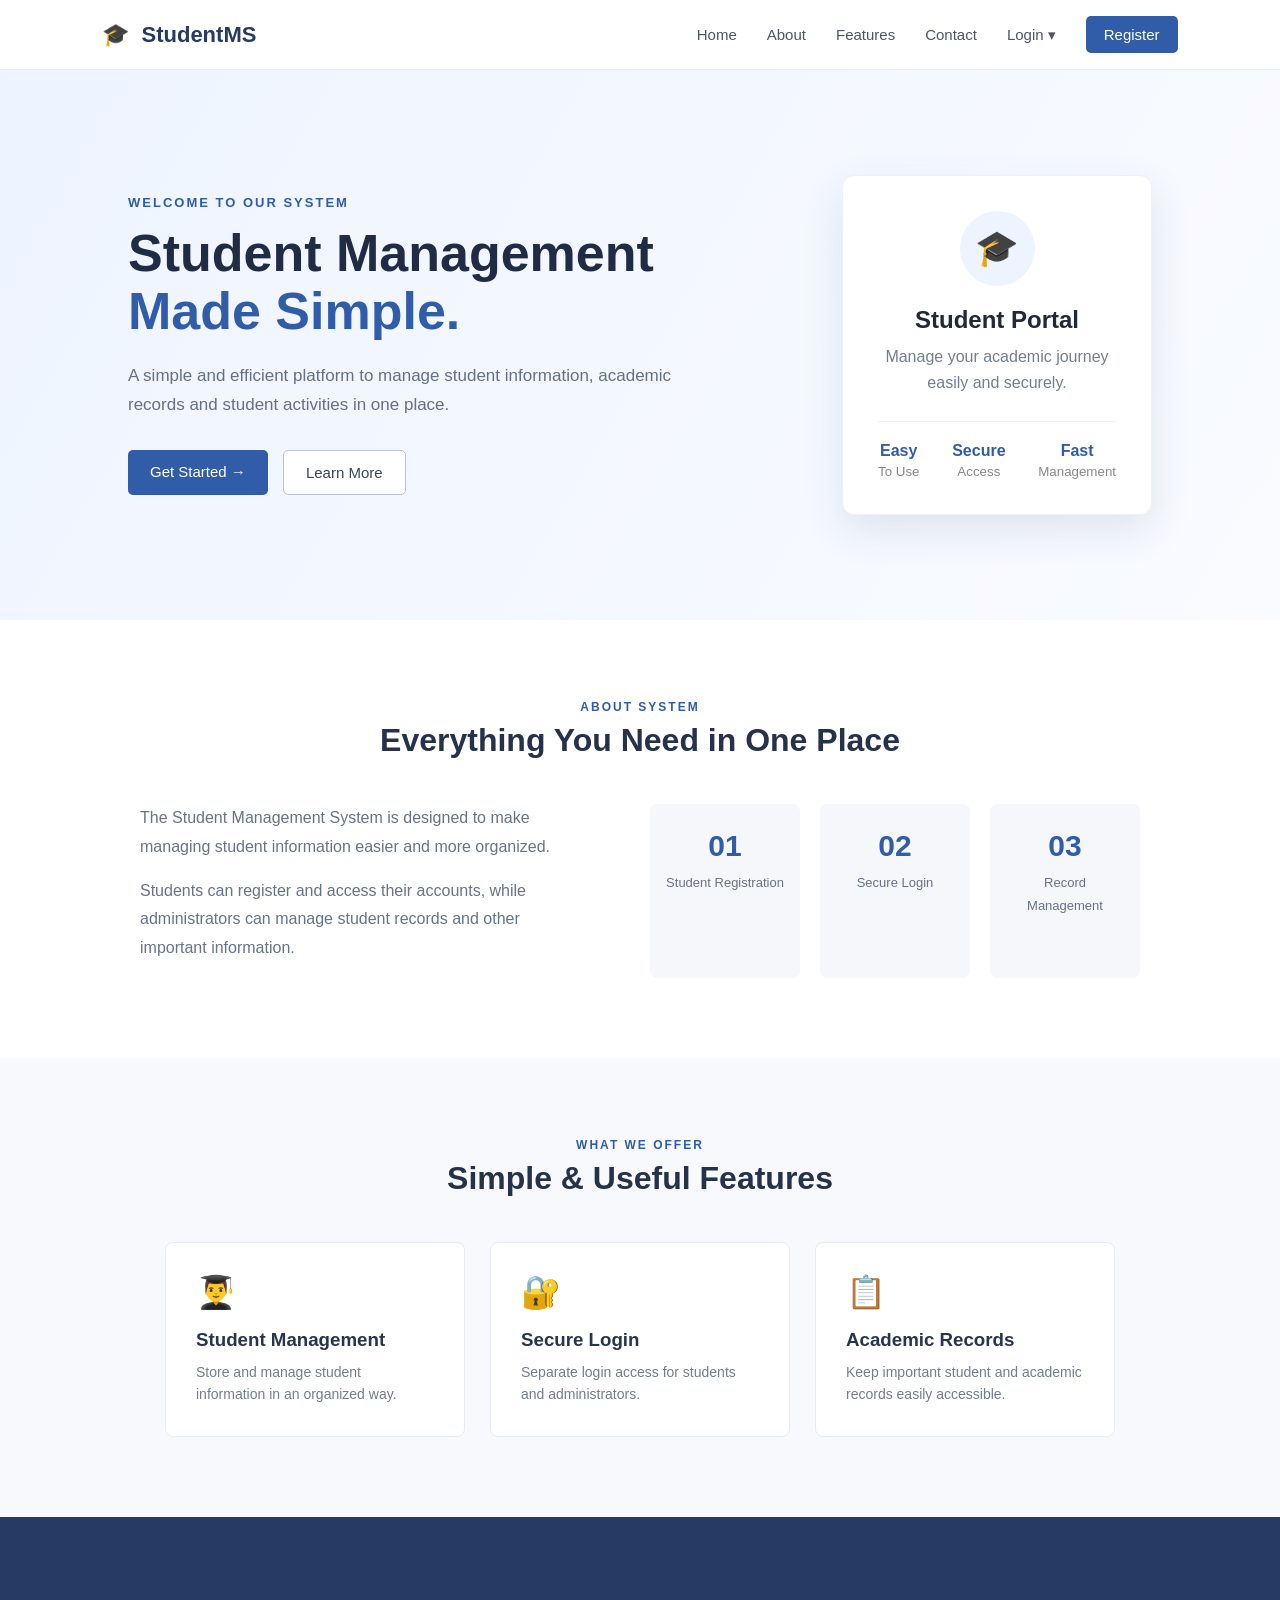
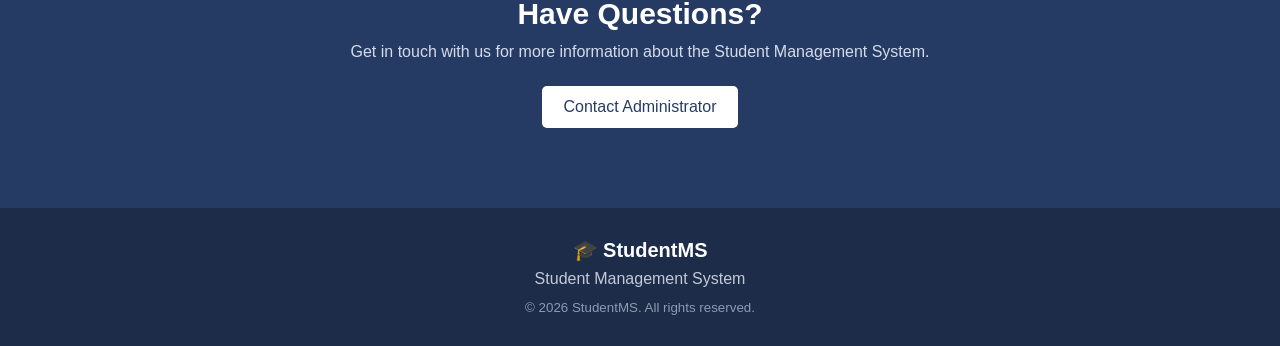
<file: StudentManagement/src/main/webapp/index.html>
<!DOCTYPE html>
<html lang="en">
<head>
    <meta charset="UTF-8">
    <meta name="viewport" content="width=device-width, initial-scale=1.0">

    <title>Student Management System</title>

    <link rel="stylesheet" href="style.css">
</head>

<body>

    <!-- Navigation Bar -->
    <nav class="navbar">

        <div class="logo">
            <span>🎓</span> StudentMS
        </div>

        <ul class="menu">

            <li>
                <a href="index.html">Home</a>
            </li>

            <li>
                <a href="#about">About</a>
            </li>

            <li>
                <a href="#features">Features</a>
            </li>

            <li>
                <a href="#contact">Contact</a>
            </li>

            <!-- Login Menu -->
            <li class="login-menu">
                <a href="#">Login ▾</a>

                <div class="dropdown">
                    <a href="studentLogin.html">Student Login</a>
                    <a href="adminLogin.html">Admin Login</a>
                </div>
            </li>

            <li>
                <a href="register.html" class="register-btn">
                    Register
                </a>
            </li>

        </ul>

    </nav>


    <!-- Hero Section -->

    <section class="hero">

        <div class="hero-content">

            <p class="small-title">WELCOME TO OUR SYSTEM</p>

            <h1>
                Student Management
                <span>Made Simple.</span>
            </h1>

            <p class="description">
                A simple and efficient platform to manage student
                information, academic records and student activities
                in one place.
            </p>

            <div class="hero-buttons">

                <a href="register.html" class="primary-btn">
                    Get Started →
                </a>

                <a href="#about" class="secondary-btn">
                    Learn More
                </a>

            </div>

        </div>


        <!-- Right Side Illustration -->

        <div class="hero-card">

            <div class="card-icon">
                🎓
            </div>

            <h2>Student Portal</h2>

            <p>
                Manage your academic journey
                easily and securely.
            </p>

            <div class="mini-info">
                <div>
                    <strong>Easy</strong>
                    <small>To Use</small>
                </div>

                <div>
                    <strong>Secure</strong>
                    <small>Access</small>
                </div>

                <div>
                    <strong>Fast</strong>
                    <small>Management</small>
                </div>
            </div>

        </div>

    </section>


    <!-- About Section -->

    <section class="about" id="about">

        <div class="section-title">
            <p>ABOUT SYSTEM</p>
            <h2>Everything You Need in One Place</h2>
        </div>

        <div class="about-content">

            <div>
                <p>
                    The Student Management System is designed to make
                    managing student information easier and more
                    organized.
                </p>

                <p>
                    Students can register and access their accounts,
                    while administrators can manage student records
                    and other important information.
                </p>
            </div>

            <div class="stats">

                <div class="stat">
                    <h3>01</h3>
                    <p>Student Registration</p>
                </div>

                <div class="stat">
                    <h3>02</h3>
                    <p>Secure Login</p>
                </div>

                <div class="stat">
                    <h3>03</h3>
                    <p>Record Management</p>
                </div>

            </div>

        </div>

    </section>


    <!-- Features -->

    <section class="features" id="features">

        <div class="section-title">
            <p>WHAT WE OFFER</p>
            <h2>Simple & Useful Features</h2>
        </div>


        <div class="feature-container">

            <div class="feature">
                <div class="feature-icon">👨‍🎓</div>
                <h3>Student Management</h3>
                <p>
                    Store and manage student information
                    in an organized way.
                </p>
            </div>


            <div class="feature">
                <div class="feature-icon">🔐</div>
                <h3>Secure Login</h3>
                <p>
                    Separate login access for students
                    and administrators.
                </p>
            </div>


            <div class="feature">
                <div class="feature-icon">📋</div>
                <h3>Academic Records</h3>
                <p>
                    Keep important student and academic
                    records easily accessible.
                </p>
            </div>

        </div>

    </section>


    <!-- Contact -->

    <section class="contact" id="contact">

        <h2>Have Questions?</h2>

        <p>
            Get in touch with us for more information
            about the Student Management System.
        </p>

        <a href="mailto:admin@example.com">
            Contact Administrator
        </a>

    </section>


    <!-- Footer -->

    <footer>

        <div class="footer-logo">
            🎓 StudentMS
        </div>

        <p>
            Student Management System
        </p>

        <small>
            © 2026 StudentMS. All rights reserved.
        </small>

    </footer>

</body>
</html>
</file>
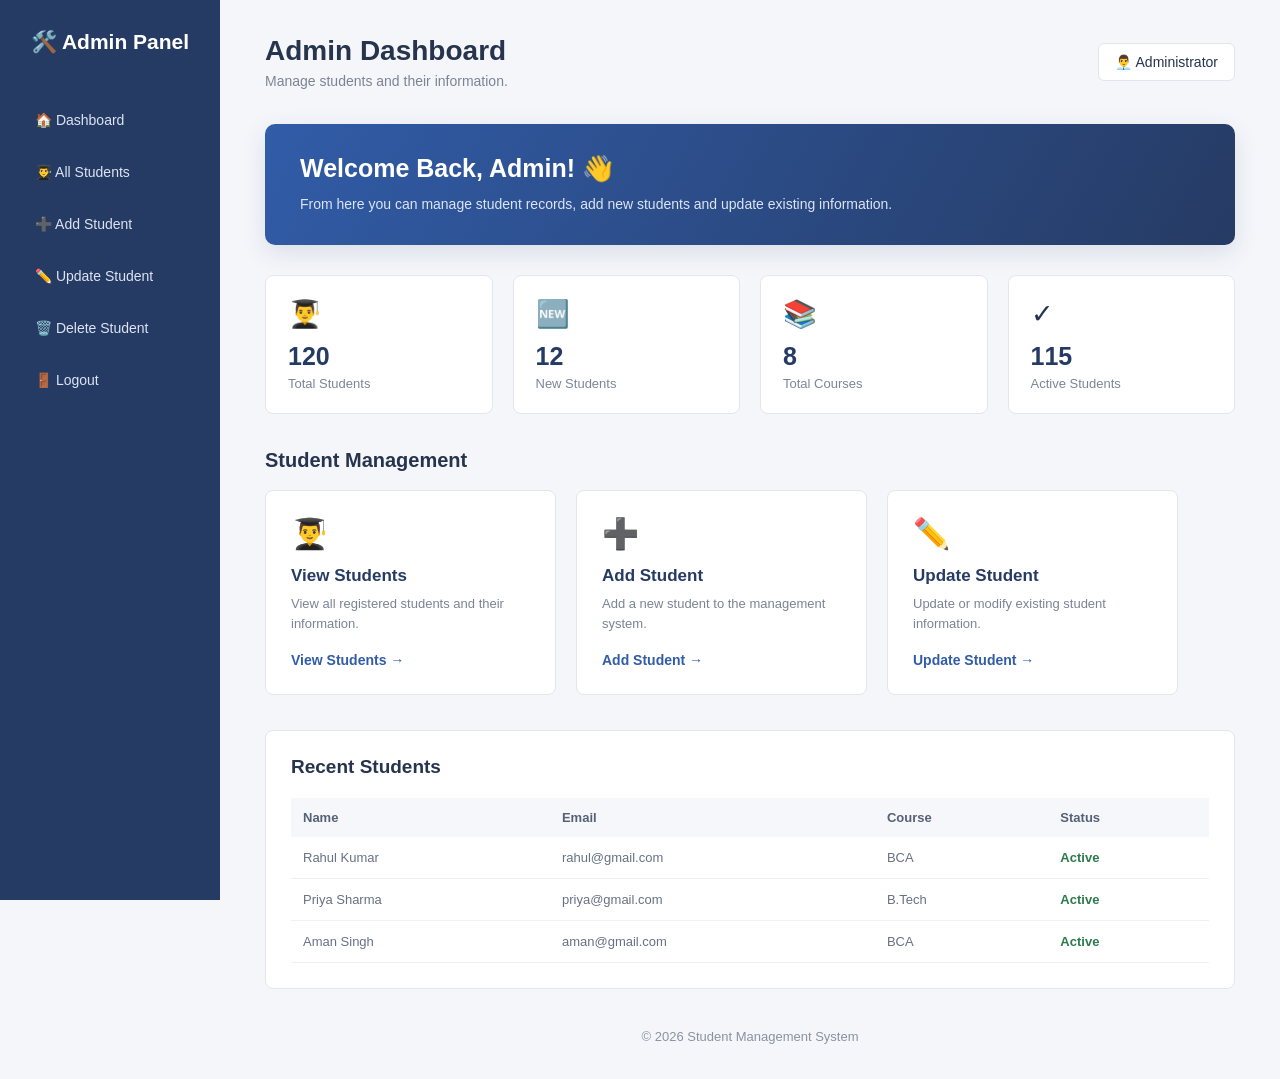
<file: StudentManagement/src/main/webapp/adminDashboard.html>
<!DOCTYPE html>

<html>

<head>

    <meta charset="UTF-8">

    <title>Admin Dashboard</title>

    <style>

        * {
            margin: 0;
            padding: 0;
            box-sizing: border-box;
        }

        body {
            font-family: Arial, Helvetica, sans-serif;
            background-color: #f4f6fa;
            color: #26344d;
        }


        /* =========================
           SIDEBAR
        ========================= */

        .sidebar {
            position: fixed;

            left: 0;
            top: 0;

            width: 220px;
            height: 100vh;

            background-color: #263b64;

            padding: 30px 20px;

            color: white;
        }

        .logo {
            text-align: center;

            font-size: 21px;
            font-weight: bold;

            margin-bottom: 45px;
        }

        .logo span {
            font-size: 26px;
        }


        .sidebar ul {
            list-style: none;
        }

        .sidebar li {
            margin-bottom: 10px;
        }

        .sidebar a {
            display: block;

            padding: 13px 15px;

            color: #dce4f3;

            text-decoration: none;

            border-radius: 6px;

            font-size: 14px;

            transition: 0.2s;
        }

        .sidebar a:hover {
            background-color: #315486;

            color: white;
        }


        /* =========================
           MAIN
        ========================= */

        .main {
            margin-left: 220px;

            padding: 35px 45px;
        }


        /* =========================
           TOP BAR
        ========================= */

        .topbar {
            display: flex;

            justify-content: space-between;

            align-items: center;

            margin-bottom: 35px;
        }

        .topbar h1 {
            font-size: 28px;

            color: #26344d;
        }

        .topbar p {
            margin-top: 6px;

            color: #7b8494;

            font-size: 14px;
        }

        .admin-profile {
            background-color: white;

            padding: 10px 16px;

            border-radius: 6px;

            border: 1px solid #e1e5ec;

            font-size: 14px;
        }


        /* =========================
           WELCOME
        ========================= */

        .welcome {
            background: linear-gradient(
                120deg,
                #315ca8,
                #263b64
            );

            color: white;

            padding: 30px 35px;

            border-radius: 10px;

            margin-bottom: 30px;

            box-shadow: 0 8px 25px rgba(40, 60, 90, 0.12);
        }

        .welcome h2 {
            font-size: 25px;

            margin-bottom: 10px;
        }

        .welcome p {
            color: #dce5f5;

            font-size: 14px;

            line-height: 1.6;
        }


        /* =========================
           STAT BOXES
        ========================= */

        .stats {
            display: flex;

            gap: 20px;

            margin-bottom: 35px;

            flex-wrap: wrap;
        }

        .stat-box {
            flex: 1;

            min-width: 180px;

            background-color: white;

            padding: 22px;

            border-radius: 8px;

            border: 1px solid #e2e6ed;
        }

        .stat-box .icon {
            font-size: 27px;

            margin-bottom: 12px;
        }

        .stat-box h3 {
            font-size: 25px;

            color: #263b64;

            margin-bottom: 5px;
        }

        .stat-box p {
            color: #7c8696;

            font-size: 13px;
        }


        /* =========================
           MANAGEMENT
        ========================= */

        .section-title {
            font-size: 20px;

            margin-bottom: 18px;
        }

        .cards {
            display: flex;

            gap: 20px;

            flex-wrap: wrap;
        }

        .card {
            width: 30%;

            min-width: 190px;

            background-color: white;

            padding: 25px;

            border-radius: 8px;

            border: 1px solid #e2e6ed;

            transition: 0.2s;
        }

        .card:hover {
            transform: translateY(-4px);

            box-shadow: 0 8px 20px rgba(40, 60, 90, 0.10);
        }

        .card-icon {
            font-size: 30px;

            margin-bottom: 15px;
        }

        .card h3 {
            color: #263b64;

            font-size: 17px;

            margin-bottom: 8px;
        }

        .card p {
            color: #7a8494;

            font-size: 13px;

            line-height: 1.5;

            margin-bottom: 18px;
        }

        .card a {
            text-decoration: none;

            color: #315ca8;

            font-size: 14px;

            font-weight: bold;
        }

        .card a:hover {
            color: #244985;
        }


        /* =========================
           RECENT STUDENTS
        ========================= */

        .recent {
            background-color: white;

            margin-top: 35px;

            padding: 25px;

            border-radius: 8px;

            border: 1px solid #e2e6ed;
        }

        .recent h2 {
            font-size: 19px;

            margin-bottom: 20px;
        }

        table {
            width: 100%;

            border-collapse: collapse;
        }

        th {
            text-align: left;

            background-color: #f5f7fb;

            color: #566176;

            font-size: 13px;

            padding: 12px;
        }

        td {
            padding: 13px 12px;

            border-bottom: 1px solid #edf0f4;

            font-size: 13px;

            color: #667184;
        }

        .active {
            color: #2d7a4d;

            font-weight: bold;
        }


        /* =========================
           FOOTER
        ========================= */

        footer {
            margin-top: 40px;

            text-align: center;

            color: #8992a1;

            font-size: 13px;
        }


        /* =========================
           MOBILE
        ========================= */

        @media (max-width: 750px) {

            .sidebar {
                position: static;

                width: 100%;

                height: auto;
            }

            .sidebar ul {
                display: flex;

                justify-content: center;

                gap: 5px;

                flex-wrap: wrap;
            }

            .sidebar li {
                margin: 0;
            }

            .main {
                margin-left: 0;

                padding: 25px 20px;
            }

            .topbar {
                flex-direction: column;

                align-items: flex-start;

                gap: 15px;
            }

            .cards {
                flex-direction: column;
            }

            .card {
                width: 100%;
            }

        }

    </style>

</head>


<body>


    <!-- Sidebar -->

    <div class="sidebar">

        <div class="logo">
            🛠️ Admin Panel
        </div>

        <ul>

            <li>
                <a href="">🏠 Dashboard</a>
            </li>

            <li>
                <a href="">👨‍🎓 All Students</a>
            </li>

            <li>
                <a href="">➕ Add Student</a>
            </li>

            <li>
                <a href="">✏️ Update Student</a>
            </li>

            <li>
                <a href="">🗑️ Delete Student</a>
            </li>

            <li>
                <a href="">🚪 Logout</a>
            </li>

        </ul>

    </div>


    <!-- Main Content -->

    <div class="main">


        <!-- Top Bar -->

        <div class="topbar">

            <div>

                <h1>Admin Dashboard</h1>

                <p>
                    Manage students and their information.
                </p>

            </div>

            <div class="admin-profile">
                👨‍💼 Administrator
            </div>

        </div>


        <!-- Welcome -->

        <div class="welcome">

            <h2>Welcome Back, Admin! 👋</h2>

            <p>
                From here you can manage student records,
                add new students and update existing information.
            </p>

        </div>


        <!-- Statistics -->

        <div class="stats">

            <div class="stat-box">

                <div class="icon">👨‍🎓</div>

                <h3>120</h3>

                <p>Total Students</p>

            </div>


            <div class="stat-box">

                <div class="icon">🆕</div>

                <h3>12</h3>

                <p>New Students</p>

            </div>


            <div class="stat-box">

                <div class="icon">📚</div>

                <h3>8</h3>

                <p>Total Courses</p>

            </div>


            <div class="stat-box">

                <div class="icon">✓</div>

                <h3>115</h3>

                <p>Active Students</p>

            </div>

        </div>


        <!-- Management -->

        <h2 class="section-title">
            Student Management
        </h2>


        <div class="cards">


            <div class="card">

                <div class="card-icon">
                    👨‍🎓
                </div>

                <h3>View Students</h3>

                <p>
                    View all registered students
                    and their information.
                </p>

                <a href="">
                    View Students →
                </a>

            </div>


            <div class="card">

                <div class="card-icon">
                    ➕
                </div>

                <h3>Add Student</h3>

                <p>
                    Add a new student to the
                    management system.
                </p>

                <a href="">
                    Add Student →
                </a>

            </div>


            <div class="card">

                <div class="card-icon">
                    ✏️
                </div>

                <h3>Update Student</h3>

                <p>
                    Update or modify existing
                    student information.
                </p>

                <a href="">
                    Update Student →
                </a>

            </div>


        </div>


        <!-- Recent Students -->

        <div class="recent">

            <h2>Recent Students</h2>

            <table>

                <tr>
                    <th>Name</th>
                    <th>Email</th>
                    <th>Course</th>
                    <th>Status</th>
                </tr>

                <tr>
                    <td>Rahul Kumar</td>
                    <td>rahul@gmail.com</td>
                    <td>BCA</td>
                    <td class="active">Active</td>
                </tr>

                <tr>
                    <td>Priya Sharma</td>
                    <td>priya@gmail.com</td>
                    <td>B.Tech</td>
                    <td class="active">Active</td>
                </tr>

                <tr>
                    <td>Aman Singh</td>
                    <td>aman@gmail.com</td>
                    <td>BCA</td>
                    <td class="active">Active</td>
                </tr>

            </table>

        </div>


        <footer>
            © 2026 Student Management System
        </footer>


    </div>


</body>

</html>
</file>
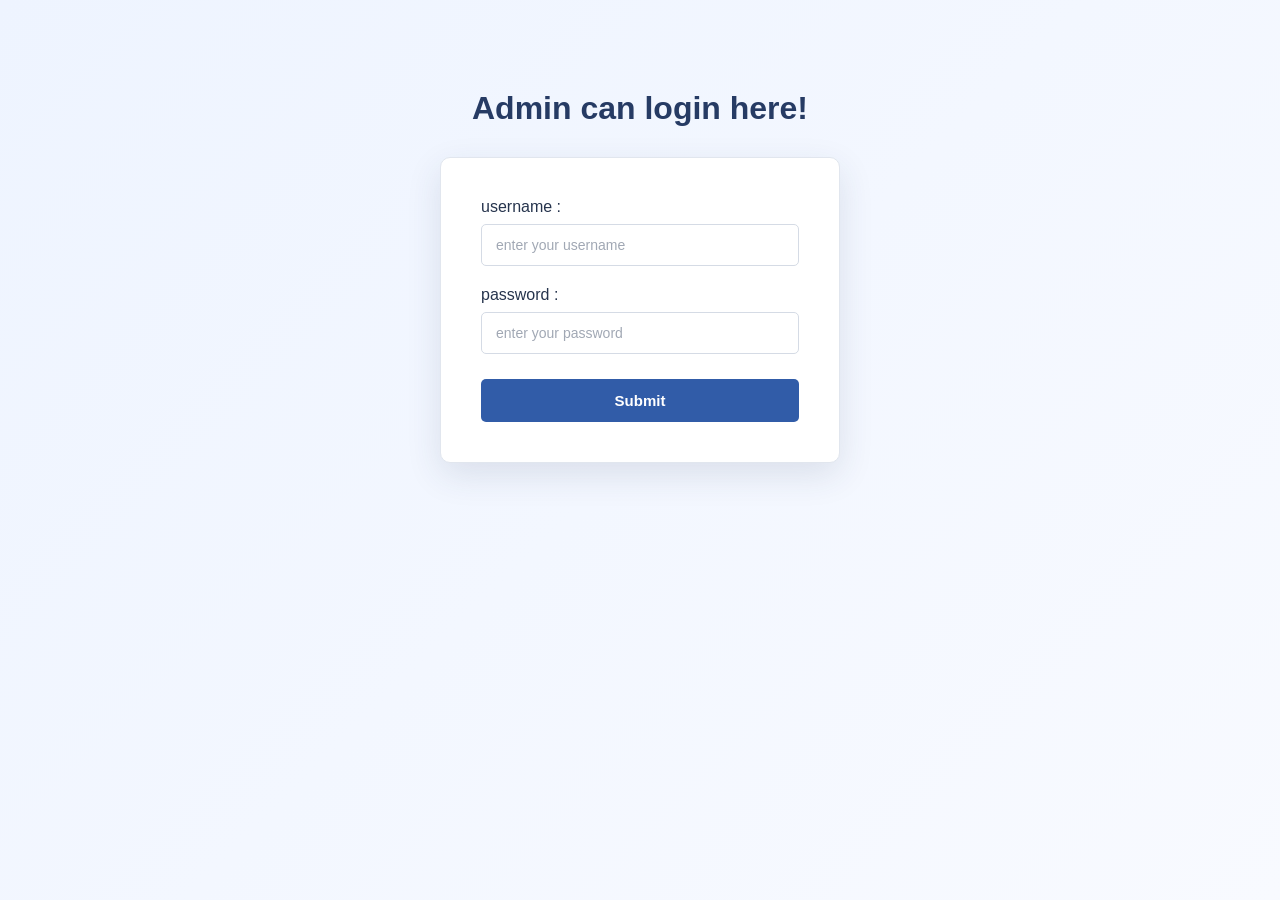
<file: StudentManagement/src/main/webapp/adminLogin.html>
<!DOCTYPE html>
<html>
<head>
<meta charset="UTF-8">
<title>Insert title here</title>
<link rel="stylesheet" href="studentLogin.css">
</head>
<body>
	<h1> Admin can login here!</h1>
		
	<form action="adminLogin" method="post">
		username : <input type="text" placeholder="enter your username" name="username"> <br>
			
		password  : <input type="text" placeholder="enter your password" name="pass"> <br>
			
		<input type="submit">
		
	</form>
</body>
</html>
</file>
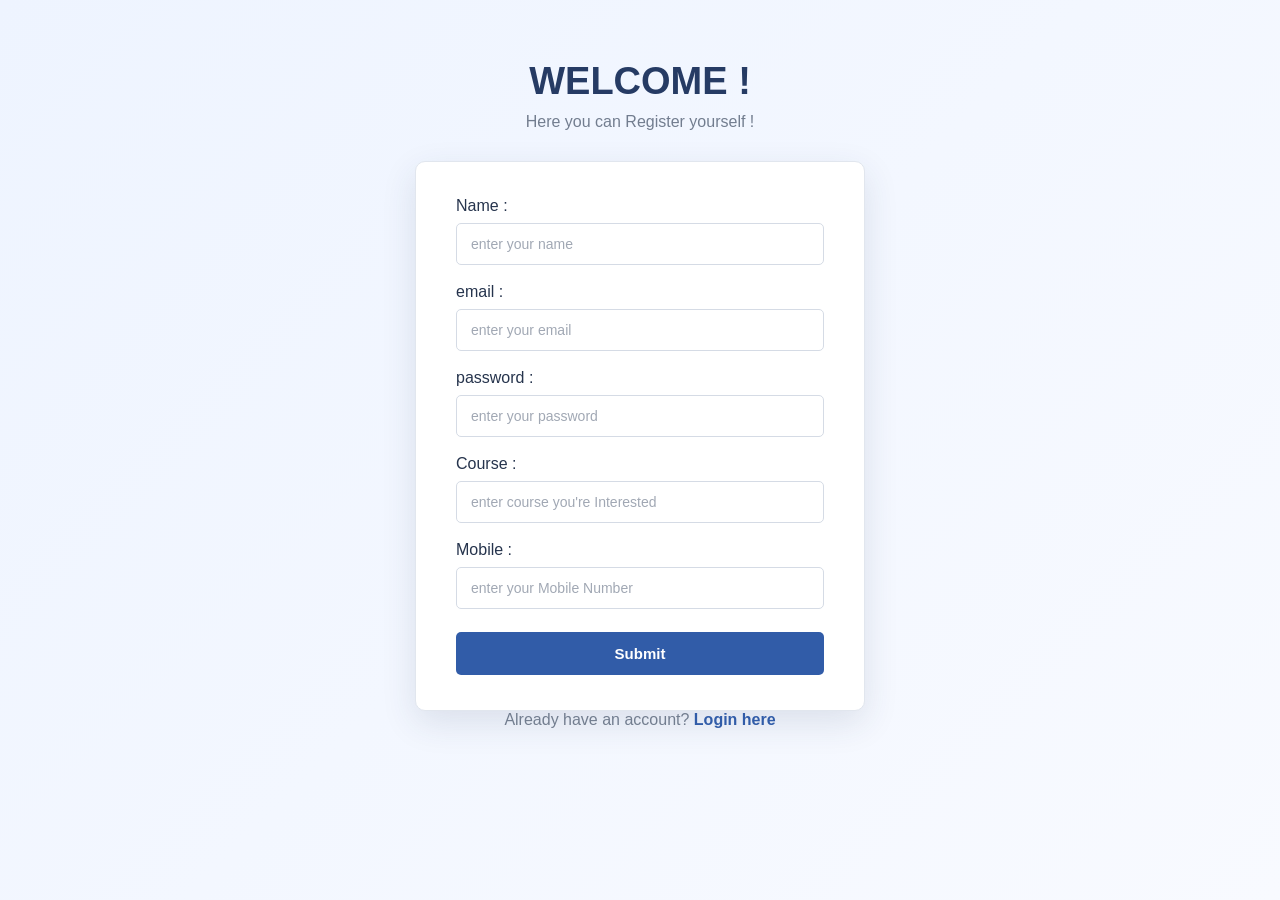
<file: StudentManagement/src/main/webapp/register.html>
<!DOCTYPE html>
<html>
<head>
   <meta charset="UTF-8">
	<title>register</title>
	<link rel="stylesheet" href="register.css">
</head>
<body>
	<h1>WELCOME !</h1>
	<p> Here you can Register yourself ! </p>
	
	<form action="register" method="post">
		Name  : <input type="text" placeholder="enter your name" name="name"> <br>	
		email : <input type="email" placeholder="enter your email" name="email"> <br>	
		password  : <input type="text" placeholder="enter your password" name="pass"> <br>
		Course : <input type="text" placeholder="enter course you're Interested" name="course"> <br>
		Mobile : <input type="number" placeholder="enter your Mobile Number" name="mobileNumber"> <br>
			
		<input type="submit">
	
	</form>
		
	<p class="login-text">
		Already have an account?
        <a href="studentLogin.html">Login here</a>
	</p>
</body>
</html>
</file>
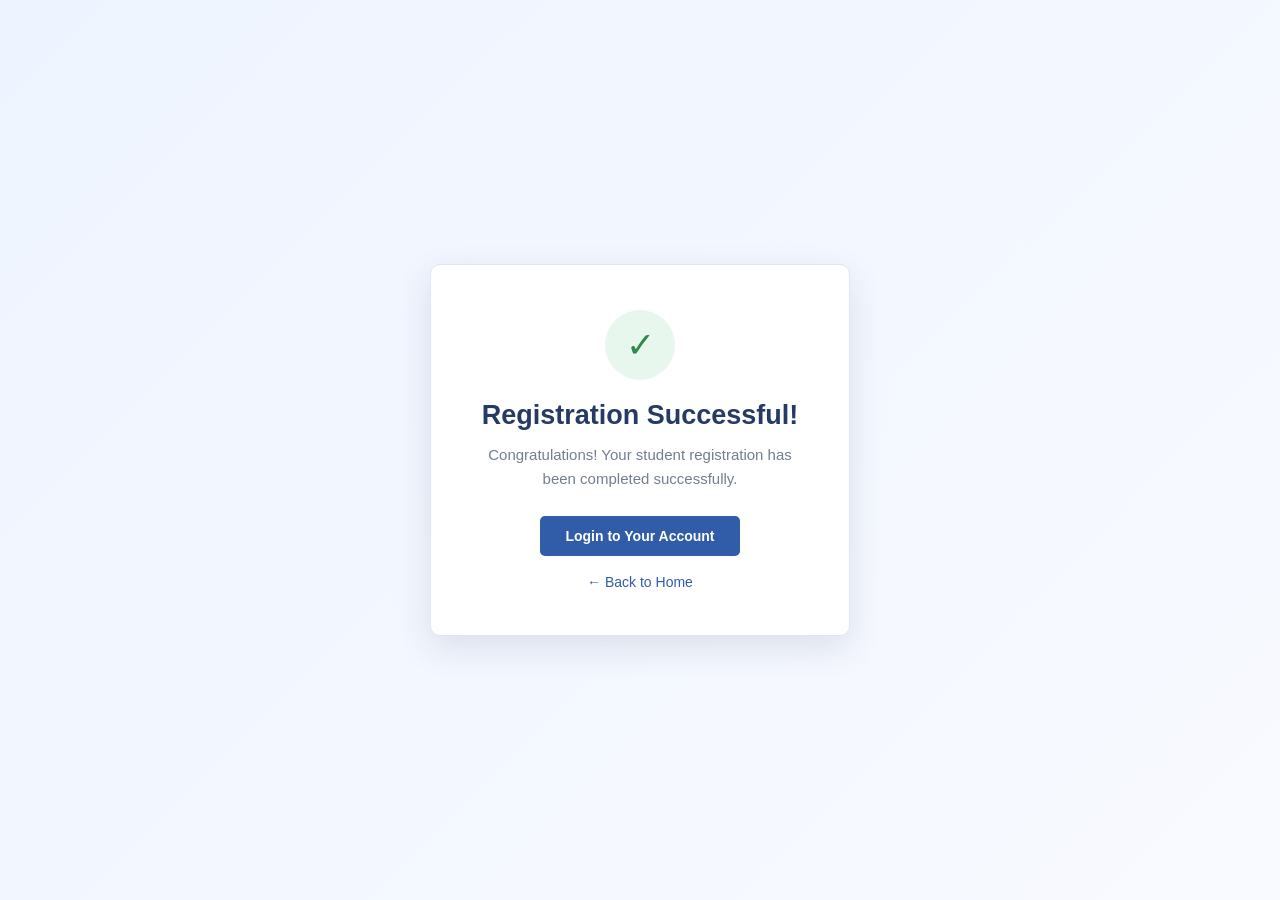
<file: StudentManagement/src/main/webapp/registrationDone.html>
<!DOCTYPE html>
<html>

<head>

    <meta charset="UTF-8">

    <title>Registration Successful</title>

    <style>

        * {
            margin: 0;
            padding: 0;
            box-sizing: border-box;
        }

        body {
            font-family: Arial, Helvetica, sans-serif;

            background: linear-gradient(
                135deg,
                #eef4ff,
                #f8faff
            );

            min-height: 100vh;

            display: flex;
            justify-content: center;
            align-items: center;

            color: #26344d;
        }


        /* Success Card */

        .success-card {
            width: 420px;

            background: white;

            padding: 45px 40px;

            text-align: center;

            border-radius: 10px;

            border: 1px solid #e1e6ee;

            box-shadow: 0 12px 35px rgba(40, 60, 90, 0.12);
        }


        /* Success Icon */

        .success-icon {
            width: 70px;
            height: 70px;

            margin: 0 auto 20px;

            display: flex;
            align-items: center;
            justify-content: center;

            background: #e8f7ed;

            color: #2d8a4b;

            border-radius: 50%;

            font-size: 35px;
        }


        /* Heading */

        h1 {
            color: #263b64;

            font-size: 27px;

            margin-bottom: 12px;
        }


        /* Message */

        p {
            color: #737e90;

            font-size: 15px;

            line-height: 1.6;

            margin-bottom: 25px;
        }


        /* Login Button */

        .login-btn {
            display: inline-block;

            text-decoration: none;

            background: #315ca8;

            color: white;

            padding: 12px 25px;

            border-radius: 5px;

            font-size: 14px;

            font-weight: bold;

            transition: 0.2s;
        }


        .login-btn:hover {
            background: #244985;
        }


        /* Home Link */

        .home-link {
            display: block;

            margin-top: 18px;

            text-decoration: none;

            color: #315ca8;

            font-size: 14px;
        }


        .home-link:hover {
            text-decoration: underline;
        }


        /* Mobile */

        @media (max-width: 500px) {

            .success-card {
                width: 90%;

                padding: 35px 25px;
            }

        }

    </style>

</head>


<body>


    <div class="success-card">

        <div class="success-icon">
            ✓
        </div>


        <h1>Registration Successful!</h1>


        <p>
            Congratulations! Your student registration
            has been completed successfully.
        </p>


        <a href="studentLogin.html" class="login-btn">
            Login to Your Account
        </a>


        <a href="index.html" class="home-link">
            ← Back to Home
        </a>

    </div>


</body>

</html>
</file>
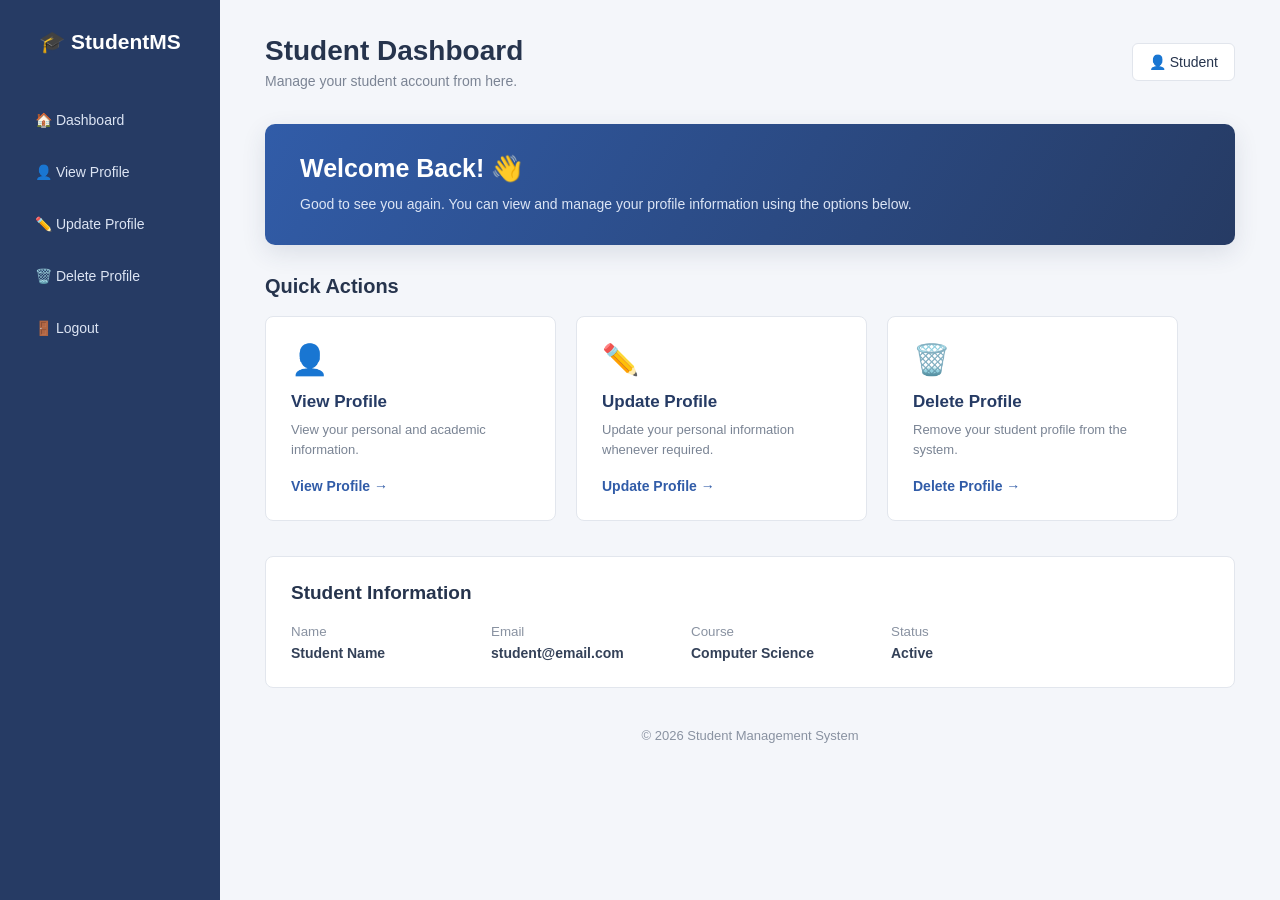
<file: StudentManagement/src/main/webapp/StudentDashboard.html>
<!DOCTYPE html>

<html>

<head>

    <meta charset="UTF-8">

    <title>Student Dashboard</title>

    <style>

        * {
            margin: 0;
            padding: 0;
            box-sizing: border-box;
        }

        body {
            font-family: Arial, Helvetica, sans-serif;
            background-color: #f4f6fa;
            color: #26344d;
        }


        /* =========================
           SIDEBAR
        ========================= */

        .sidebar {
            position: fixed;

            left: 0;
            top: 0;

            width: 220px;
            height: 100vh;

            background-color: #263b64;

            padding: 30px 20px;

            color: white;
        }

        .logo {
            text-align: center;

            font-size: 21px;
            font-weight: bold;

            margin-bottom: 45px;
        }

        .logo span {
            font-size: 26px;
        }


        .sidebar ul {
            list-style: none;
        }

        .sidebar li {
            margin-bottom: 10px;
        }

        .sidebar a {
            display: block;

            padding: 13px 15px;

            color: #dce4f3;

            text-decoration: none;

            border-radius: 6px;

            font-size: 14px;

            transition: 0.2s;
        }

        .sidebar a:hover {
            background-color: #315486;

            color: white;
        }


        /* =========================
           MAIN CONTENT
        ========================= */

        .main {
            margin-left: 220px;

            padding: 35px 45px;
        }


        /* =========================
           TOP BAR
        ========================= */

        .topbar {
            display: flex;

            justify-content: space-between;

            align-items: center;

            margin-bottom: 35px;
        }

        .topbar h1 {
            font-size: 28px;

            color: #26344d;
        }

        .topbar p {
            margin-top: 6px;

            color: #7b8494;

            font-size: 14px;
        }

        .profile {
            background-color: white;

            padding: 10px 16px;

            border-radius: 6px;

            border: 1px solid #e1e5ec;

            font-size: 14px;
        }


        /* =========================
           WELCOME CARD
        ========================= */

        .welcome {
            background: linear-gradient(
                120deg,
                #315ca8,
                #263b64
            );

            color: white;

            padding: 30px 35px;

            border-radius: 10px;

            margin-bottom: 30px;

            box-shadow: 0 8px 25px rgba(40, 60, 90, 0.12);
        }

        .welcome h2 {
            font-size: 25px;

            margin-bottom: 10px;
        }

        .welcome p {
            color: #dce5f5;

            font-size: 14px;

            line-height: 1.6;
        }


        /* =========================
           QUICK ACTIONS
        ========================= */

        .section-title {
            margin-bottom: 18px;

            font-size: 20px;

            color: #26344d;
        }

        .cards {
            display: flex;

            gap: 20px;

            flex-wrap: wrap;
        }

        .card {
            background-color: white;

            width: 30%;

            min-width: 190px;

            padding: 25px;

            border-radius: 8px;

            border: 1px solid #e2e6ed;

            transition: 0.2s;
        }

        .card:hover {
            transform: translateY(-4px);

            box-shadow: 0 8px 20px rgba(40, 60, 90, 0.10);
        }

        .card-icon {
            font-size: 30px;

            margin-bottom: 15px;
        }

        .card h3 {
            font-size: 17px;

            margin-bottom: 8px;

            color: #263b64;
        }

        .card p {
            font-size: 13px;

            color: #7a8494;

            line-height: 1.5;

            margin-bottom: 18px;
        }

        .card a {
            text-decoration: none;

            color: #315ca8;

            font-size: 14px;

            font-weight: bold;
        }

        .card a:hover {
            color: #244985;
        }


        /* =========================
           STUDENT INFORMATION
        ========================= */

        .info-section {
            margin-top: 35px;

            background-color: white;

            padding: 25px;

            border-radius: 8px;

            border: 1px solid #e2e6ed;
        }

        .info-section h2 {
            font-size: 19px;

            margin-bottom: 20px;

            color: #26344d;
        }

        .info {
            display: flex;

            gap: 50px;

            flex-wrap: wrap;
        }

        .info div {
            min-width: 150px;
        }

        .info small {
            display: block;

            color: #8992a1;

            margin-bottom: 5px;
        }

        .info strong {
            color: #344158;

            font-size: 14px;
        }


        /* =========================
           FOOTER
        ========================= */

        footer {
            margin-top: 40px;

            text-align: center;

            color: #8992a1;

            font-size: 13px;
        }


        /* =========================
           MOBILE
        ========================= */

        @media (max-width: 750px) {

            .sidebar {
                position: static;

                width: 100%;

                height: auto;
            }

            .sidebar ul {
                display: flex;

                justify-content: center;

                gap: 5px;

                flex-wrap: wrap;
            }

            .sidebar li {
                margin: 0;
            }

            .main {
                margin-left: 0;

                padding: 25px 20px;
            }

            .cards {
                flex-direction: column;
            }

            .card {
                width: 100%;
            }

            .topbar {
                align-items: flex-start;

                gap: 15px;

                flex-direction: column;
            }

        }

    </style>

</head>


<body>


    <!-- Sidebar -->

    <div class="sidebar">

        <div class="logo">
            🎓 StudentMS
        </div>

        <ul>

            <li>
                <a href="">🏠 Dashboard</a>
            </li>

            <li>
                <a href="">👤 View Profile</a>
            </li>

            <li>
                <a href="">✏️ Update Profile</a>
            </li>

            <li>
                <a href="">🗑️ Delete Profile</a>
            </li>

            <li>
                <a href="">🚪 Logout</a>
            </li>

        </ul>

    </div>


    <!-- Main Content -->

    <div class="main">


        <!-- Top Bar -->

        <div class="topbar">

            <div>
                <h1>Student Dashboard</h1>

                <p>
                    Manage your student account from here.
                </p>
            </div>

            <div class="profile">
                👤 Student
            </div>

        </div>


        <!-- Welcome -->

        <div class="welcome">

            <h2>Welcome Back! 👋</h2>

            <p>
                Good to see you again. You can view and manage
                your profile information using the options below.
            </p>

        </div>


        <!-- Quick Actions -->

        <h2 class="section-title">
            Quick Actions
        </h2>

        <div class="cards">


            <div class="card">

                <div class="card-icon">
                    👤
                </div>

                <h3>View Profile</h3>

                <p>
                    View your personal and academic
                    information.
                </p>

                <a href="">
                    View Profile →
                </a>

            </div>


            <div class="card">

                <div class="card-icon">
                    ✏️
                </div>

                <h3>Update Profile</h3>

                <p>
                    Update your personal information
                    whenever required.
                </p>

                <a href="">
                    Update Profile →
                </a>

            </div>


            <div class="card">

                <div class="card-icon">
                    🗑️
                </div>

                <h3>Delete Profile</h3>

                <p>
                    Remove your student profile from
                    the system.
                </p>

                <a href="">
                    Delete Profile →
                </a>

            </div>


        </div>


        <!-- Student Information -->

        <div class="info-section">

            <h2>Student Information</h2>

            <div class="info">

                <div>
                    <small>Name</small>
                    <strong>Student Name</strong>
                </div>

                <div>
                    <small>Email</small>
                    <strong>student@email.com</strong>
                </div>

                <div>
                    <small>Course</small>
                    <strong>Computer Science</strong>
                </div>

                <div>
                    <small>Status</small>
                    <strong>Active</strong>
                </div>

            </div>

        </div>


        <footer>
            © 2026 Student Management System
        </footer>


    </div>


</body>

</html>
</file>
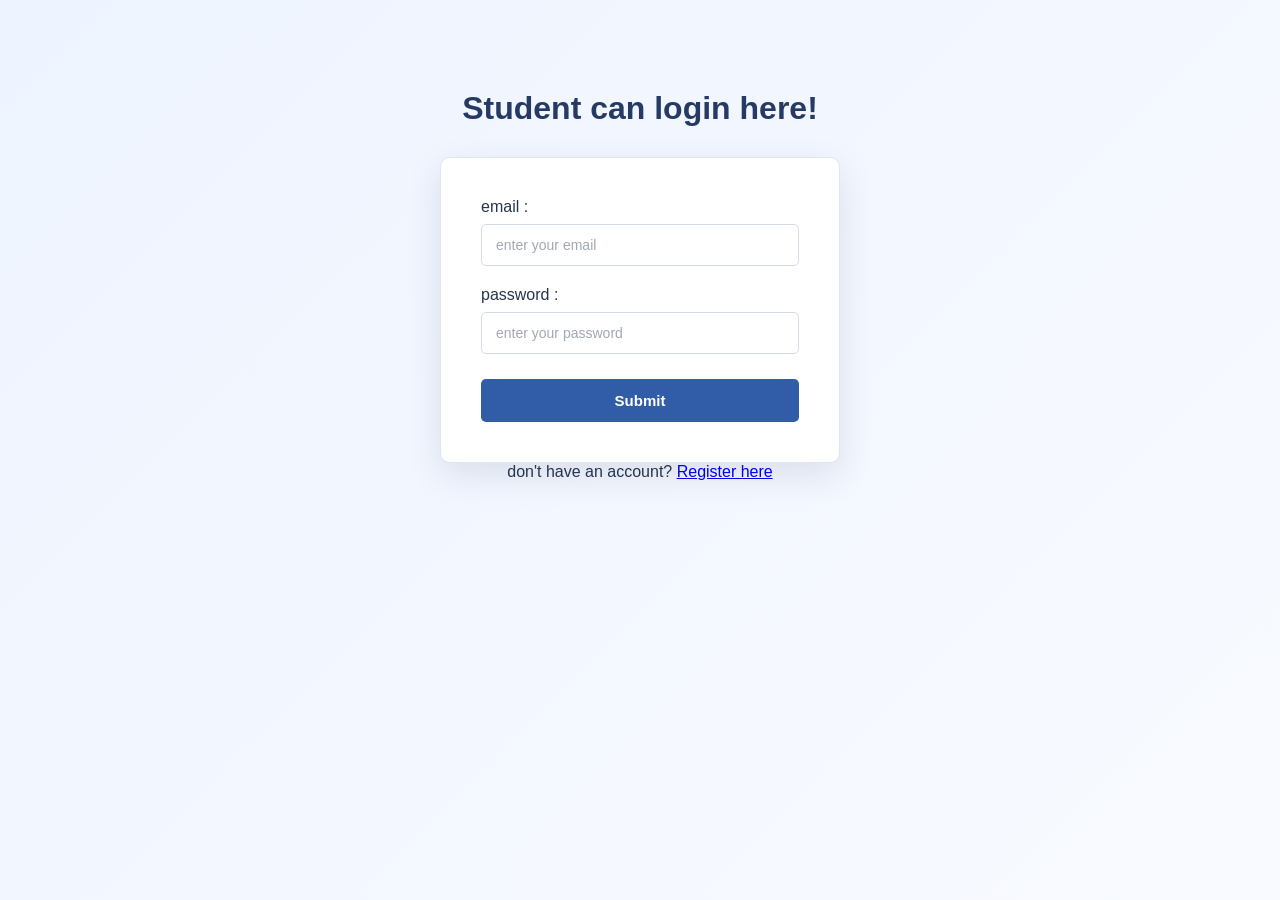
<file: StudentManagement/src/main/webapp/studentLogin.html>
<!DOCTYPE html>
<html>
<head>
<meta charset="UTF-8">
<title>login</title>
<link rel="stylesheet" href="studentLogin.css">
</head>
<body>
	
		<h1> Student can login here!</h1>
		
		<form action="login" method="post">
			email : <input type="email" placeholder="enter your email" name="email"> <br>
			
			password  : <input type="text" placeholder="enter your password" name="pass"> <br>
			
			<input type="submit">
		
		</form>
	
		<p class="login-text">
			don't have an account?
        		<a href="register.html">Register here</a>
		</p>
</body>
</html>
</file>
<file: StudentManagement/src/main/webapp/style.css>
@charset "UTF-8";
* {
    margin: 0;
    padding: 0;
    box-sizing: border-box;
}

html {
    scroll-behavior: smooth;
}

body {
    font-family: Arial, Helvetica, sans-serif;
    background: #f7f9fc;
    color: #202938;
}


/* =========================
   NAVBAR
========================= */

.navbar {
    height: 70px;
    background: white;

    display: flex;
    align-items: center;
    justify-content: space-between;

    padding: 0 8%;

    border-bottom: 1px solid #e8ebf0;
}

.logo {
    font-size: 22px;
    font-weight: bold;
    color: #263b64;
}

.logo span {
    margin-right: 6px;
}

.menu {
    list-style: none;

    display: flex;
    align-items: center;
    gap: 30px;
}

.menu li {
    position: relative;
}

.menu a {
    text-decoration: none;
    color: #4c5565;
    font-size: 15px;
}

.menu a:hover {
    color: #315ca8;
}


/* Register Button */

.register-btn {
    background: #315ca8;
    color: white !important;

    padding: 10px 18px;
    border-radius: 5px;
}

.register-btn:hover {
    background: #244985;
}


/* =========================
   LOGIN DROPDOWN
========================= */

.dropdown {
    display: none;

    position: absolute;
    top: 28px;
    right: 0;

    width: 170px;

    background: white;

    box-shadow: 0 8px 25px rgba(0,0,0,0.12);

    border-radius: 6px;

    padding: 8px 0;

    z-index: 10;
}

.dropdown a {
    display: block;
    padding: 11px 15px;
}

.dropdown a:hover {
    background: #f2f5fa;
}

.login-menu:hover .dropdown {
    display: block;
}


/* =========================
   HERO
========================= */

.hero {
    min-height: 550px;

    padding: 80px 10%;

    display: flex;
    align-items: center;
    justify-content: space-between;

    background:
        linear-gradient(120deg, #eef4ff, #f9fbff);
}

.hero-content {
    width: 55%;
}

.small-title {
    color: #315ca8;
    font-size: 13px;
    font-weight: bold;
    letter-spacing: 2px;

    margin-bottom: 15px;
}

.hero h1 {
    font-size: 52px;
    line-height: 1.1;

    color: #202c43;

    margin-bottom: 22px;
}

.hero h1 span {
    display: block;
    color: #315ca8;
}

.description {
    max-width: 580px;

    color: #657084;
    font-size: 17px;
    line-height: 1.7;

    margin-bottom: 30px;
}


/* Hero Buttons */

.hero-buttons {
    display: flex;
    gap: 15px;
}

.primary-btn,
.secondary-btn {
    text-decoration: none;

    padding: 13px 22px;

    border-radius: 5px;

    font-size: 15px;
}

.primary-btn {
    background: #315ca8;
    color: white;
}

.primary-btn:hover {
    background: #244985;
}

.secondary-btn {
    border: 1px solid #b9c3d4;
    color: #37445a;
    background: white;
}


/* =========================
   HERO CARD
========================= */

.hero-card {
    width: 310px;

    background: white;

    padding: 35px;

    border-radius: 12px;

    box-shadow: 0 15px 40px rgba(48, 70, 105, 0.12);

    text-align: center;

    border: 1px solid #edf0f5;
}

.card-icon {
    width: 75px;
    height: 75px;

    margin: 0 auto 20px;

    display: flex;
    align-items: center;
    justify-content: center;

    background: #edf3ff;

    border-radius: 50%;

    font-size: 35px;
}

.hero-card h2 {
    margin-bottom: 10px;
}

.hero-card p {
    color: #747e8e;
    line-height: 1.6;
}

.mini-info {
    display: flex;
    justify-content: space-between;

    margin-top: 25px;
    padding-top: 20px;

    border-top: 1px solid #eee;
}

.mini-info div {
    display: flex;
    flex-direction: column;
}

.mini-info strong {
    color: #315ca8;
}

.mini-info small {
    color: #888;
    margin-top: 4px;
}


/* =========================
   GENERAL SECTION
========================= */

section {
    padding: 80px 10%;
}

.section-title {
    text-align: center;
    margin-bottom: 45px;
}

.section-title p {
    color: #315ca8;
    font-size: 12px;
    font-weight: bold;
    letter-spacing: 2px;

    margin-bottom: 8px;
}

.section-title h2 {
    font-size: 32px;
    color: #253249;
}


/* =========================
   ABOUT
========================= */

.about {
    background: white;
}

.about-content {
    display: flex;
    justify-content: space-between;
    gap: 70px;

    max-width: 1000px;
    margin: auto;
}

.about-content > div:first-child {
    width: 50%;
}

.about-content p {
    color: #697386;
    line-height: 1.8;

    margin-bottom: 15px;
}

.stats {
    display: flex;
    gap: 20px;
}

.stat {
    width: 150px;

    padding: 25px 15px;

    background: #f5f7fb;

    border-radius: 7px;

    text-align: center;
}

.stat h3 {
    color: #315ca8;
    font-size: 30px;

    margin-bottom: 8px;
}

.stat p {
    font-size: 13px;
    margin: 0;
}


/* =========================
   FEATURES
========================= */

.features {
    background: #f7f9fc;
}

.feature-container {
    display: flex;
    justify-content: center;

    gap: 25px;

    max-width: 1000px;
    margin: auto;
}

.feature {
    background: white;

    padding: 30px;

    width: 30%;

    border-radius: 8px;

    border: 1px solid #e7ebf1;

    transition: 0.2s;
}

.feature:hover {
    transform: translateY(-5px);

    box-shadow: 0 10px 25px rgba(0,0,0,0.08);
}

.feature-icon {
    font-size: 32px;
    margin-bottom: 18px;
}

.feature h3 {
    margin-bottom: 10px;
    color: #28364d;
}

.feature p {
    color: #747d8d;
    line-height: 1.6;
    font-size: 14px;
}


/* =========================
   CONTACT
========================= */

.contact {
    background: #263b64;

    text-align: center;

    color: white;
}

.contact h2 {
    font-size: 30px;
    margin-bottom: 12px;
}

.contact p {
    color: #d3dbea;
    margin-bottom: 25px;
}

.contact a {
    display: inline-block;

    text-decoration: none;

    background: white;
    color: #263b64;

    padding: 12px 22px;

    border-radius: 5px;
}


/* =========================
   FOOTER
========================= */

footer {
    background: #1d2c48;

    color: white;

    text-align: center;

    padding: 30px;
}

.footer-logo {
    font-size: 20px;
    font-weight: bold;

    margin-bottom: 8px;
}

footer p {
    color: #c2cada;
    margin-bottom: 10px;
}

footer small {
    color: #8e9bb1;
}


/* =========================
   RESPONSIVE
========================= */

@media (max-width: 800px) {

    .navbar {
        padding: 0 5%;
    }

    .menu {
        gap: 12px;
    }

    .hero {
        flex-direction: column;
        gap: 50px;
        text-align: center;
    }

    .hero-content {
        width: 100%;
    }

    .hero h1 {
        font-size: 40px;
    }

    .hero-buttons {
        justify-content: center;
    }

    .about-content {
        flex-direction: column;
    }

    .about-content > div:first-child {
        width: 100%;
    }

    .feature-container {
        flex-direction: column;
    }

    .feature {
        width: 100%;
    }
}
</file>
<file: StudentManagement/src/main/webapp/studentLogin.css>
@charset "UTF-8";
* {
    margin: 0;
    padding: 0;
    box-sizing: border-box;
}

body {
    font-family: Arial, Helvetica, sans-serif;
    background: linear-gradient(135deg, #eef4ff, #f8faff);
    color: #26344d;

    min-height: 100vh;

    display: flex;
    flex-direction: column;
    align-items: center;

    padding-top: 90px;
}


/* Heading */

h1 {
    color: #263b64;
    font-size: 32px;

    margin-bottom: 30px;

    text-align: center;
}


/* Login Form */

form {
    width: 400px;

    background: white;

    padding: 40px;

    border-radius: 10px;

    border: 1px solid #e1e6ee;

    box-shadow: 0 12px 35px rgba(40, 60, 90, 0.12);
}


/* Email & Password */

form input[type="email"],
form input[type="text"] {
    width: 100%;

    padding: 12px 14px;

    margin-top: 8px;
    margin-bottom: 20px;

    border: 1px solid #d5dbe5;

    border-radius: 5px;

    font-size: 14px;

    outline: none;

    transition: 0.2s;
}


/* Input focus */

form input[type="email"]:focus,
form input[type="text"]:focus {
    border-color: #315ca8;

    box-shadow: 0 0 0 3px rgba(49, 92, 168, 0.08);
}


/* Placeholder */

form input::placeholder {
    color: #a1a8b4;
}


/* Submit Button */

form input[type="submit"] {
    width: 100%;

    padding: 13px;

    margin-top: 5px;

    border: none;

    border-radius: 5px;

    background: #315ca8;

    color: white;

    font-size: 15px;

    font-weight: bold;

    cursor: pointer;

    transition: 0.2s;
}


/* Button Hover */

form input[type="submit"]:hover {
    background: #244985;

    transform: translateY(-1px);
}


/* Mobile */

@media (max-width: 500px) {

    body {
        padding: 50px 20px;
    }

    h1 {
        font-size: 27px;
    }

    form {
        width: 100%;
        padding: 30px 25px;
    }
    
    .login-text a {
    color: #315ca8;

    text-decoration: none;

    font-weight: bold;
}

.login-text a:hover {
    text-decoration: underline;
}
}
</file>
<file: StudentManagement/src/main/webapp/register.css>
* {
    margin: 0;
    padding: 0;
    box-sizing: border-box;
}

body {
    font-family: Arial, Helvetica, sans-serif;
    background: linear-gradient(135deg, #eef4ff, #f8faff);
    color: #26344d;

    min-height: 100vh;

    display: flex;
    flex-direction: column;
    align-items: center;

    padding-top: 60px;
}


/* =========================
   HEADING
========================= */

h1 {
    color: #263b64;

    font-size: 38px;

    margin-bottom: 10px;

    text-align: center;
}


/* =========================
   DESCRIPTION
========================= */

body > p {
    color: #727d8f;

    font-size: 16px;

    margin-bottom: 30px;

    text-align: center;
}


/* =========================
   FORM
========================= */

form {
    width: 450px;

    background: white;

    padding: 35px 40px;

    border-radius: 10px;

    border: 1px solid #e1e6ee;

    box-shadow: 0 12px 35px rgba(40, 60, 90, 0.12);
}


/* =========================
   INPUTS
========================= */

form input[type="text"],
form input[type="email"],
form input[type="number"] {

    width: 100%;

    padding: 12px 14px;

    margin-top: 8px;
    margin-bottom: 18px;

    border: 1px solid #d5dbe5;

    border-radius: 5px;

    font-size: 14px;

    outline: none;

    transition: 0.2s;
}


/* Input focus */

form input[type="text"]:focus,
form input[type="email"]:focus,
form input[type="number"]:focus {

    border-color: #315ca8;

    box-shadow: 0 0 0 3px rgba(49, 92, 168, 0.08);
}


/* Placeholder */

form input::placeholder {
    color: #a1a8b4;
}


/* =========================
   SUBMIT BUTTON
========================= */

form input[type="submit"] {

    width: 100%;

    padding: 13px;

    margin-top: 5px;

    border: none;

    border-radius: 5px;

    background: #315ca8;

    color: white;

    font-size: 15px;

    font-weight: bold;

    cursor: pointer;

    transition: 0.2s;
}


.login-text a {
    color: #315ca8;

    text-decoration: none;

    font-weight: bold;
}

.login-text a:hover {
    text-decoration: underline;
}

/* Button hover */

form input[type="submit"]:hover {

    background: #244985;

    transform: translateY(-1px);

}


/* =========================
   MOBILE
========================= */

@media (max-width: 500px) {

    body {
        padding: 40px 20px;
    }

    h1 {
        font-size: 30px;
    }

    form {
        width: 100%;

        padding: 30px 25px;
    }

}
</file>
